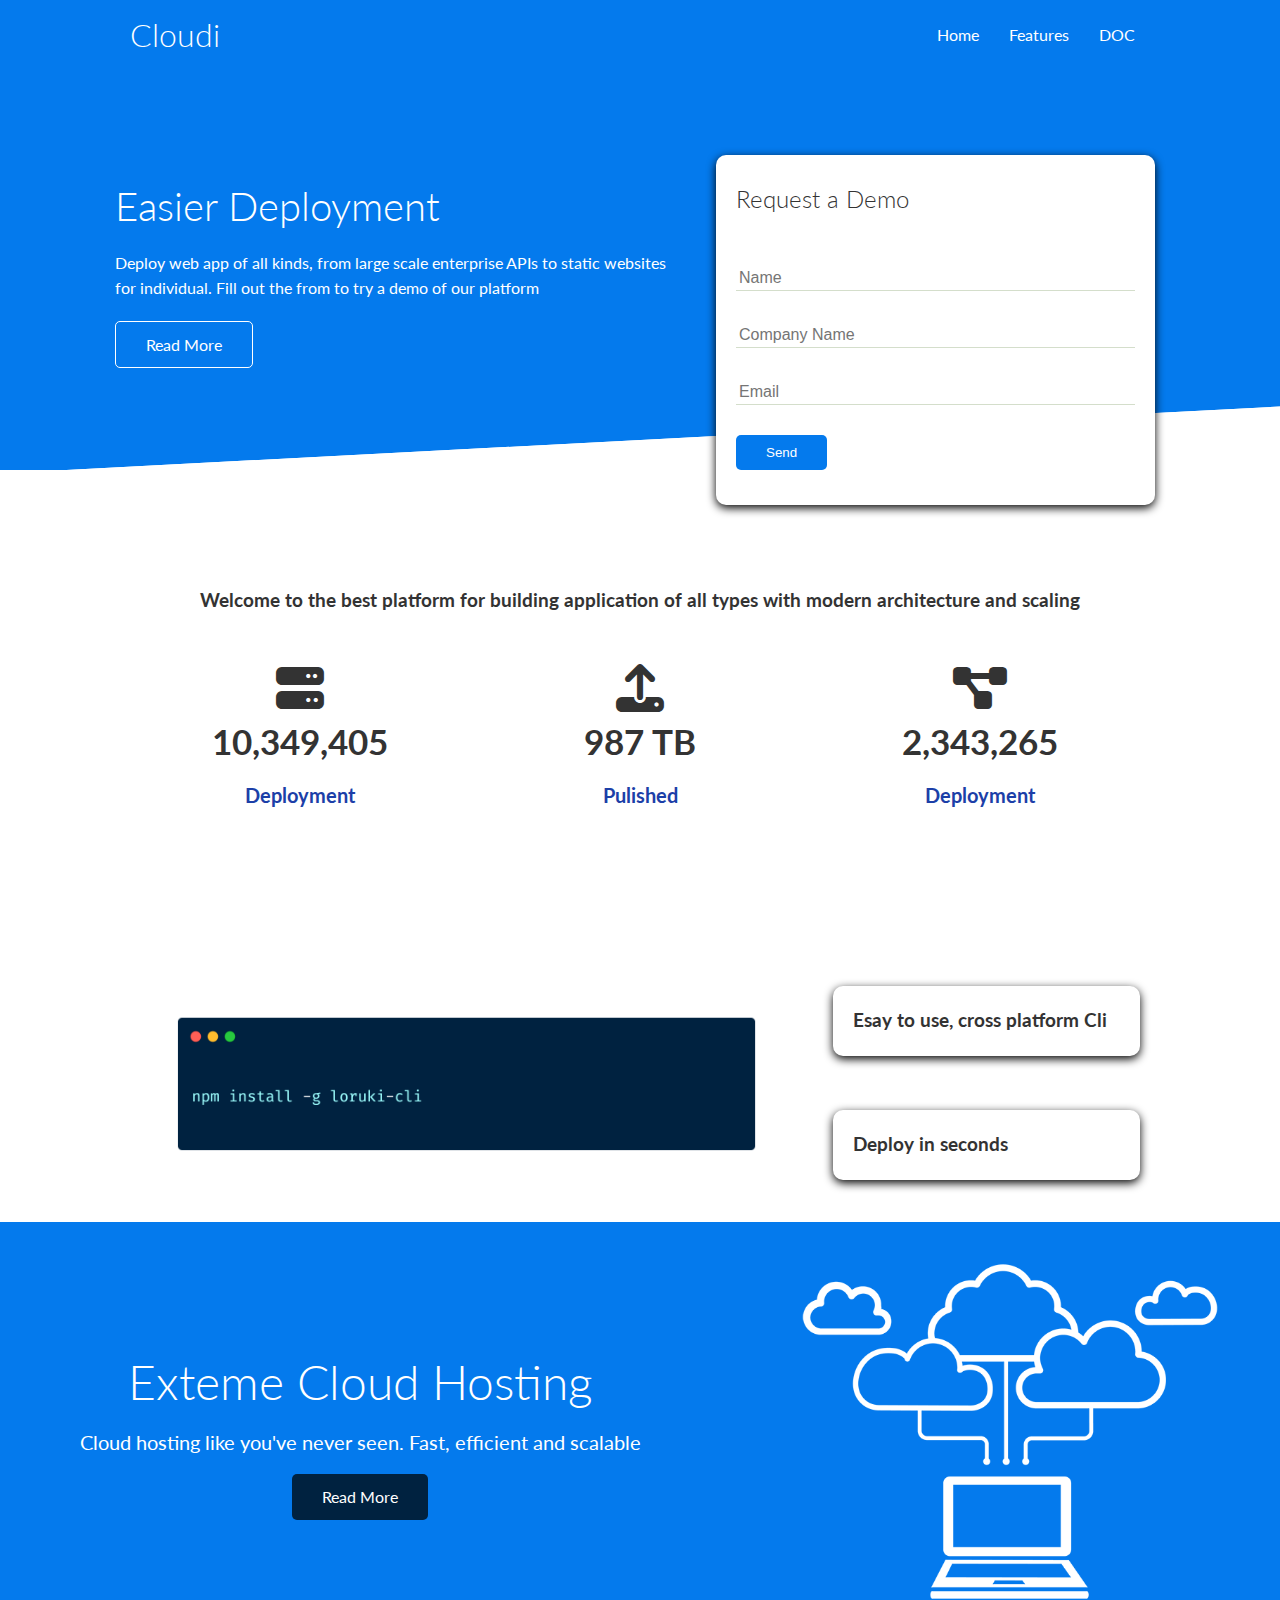
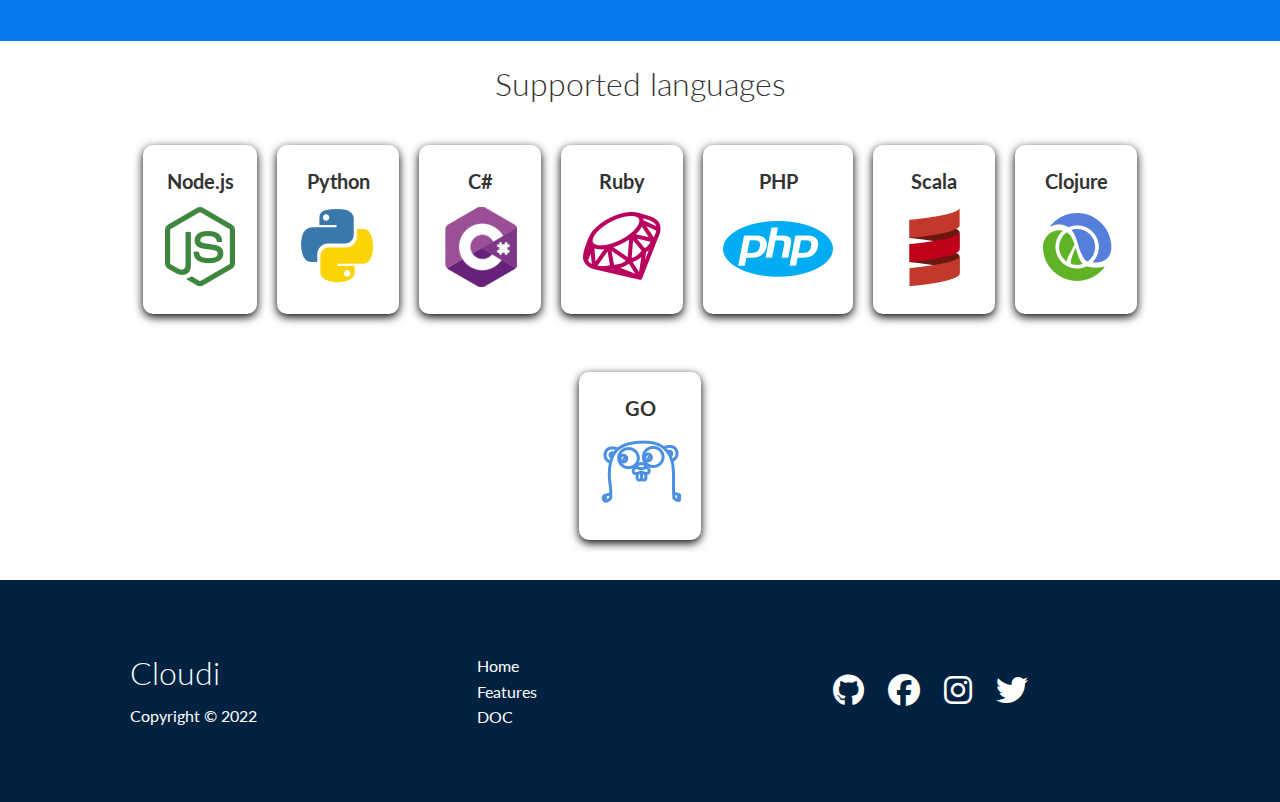
<file: index.html>
<!DOCTYPE html>
<html lang="en">
<head>
    <meta charset="UTF-8">
    <meta http-equiv="X-UA-Compatible" content="IE=edge">
    <meta name="viewport" content="width=device-width, initial-scale=1.0">
    <link rel="stylesheet" href="https://cdnjs.cloudflare.com/ajax/libs/font-awesome/6.2.0/css/all.min.css">
    <title> Cloudi |  Cloud Hosting For everyone</title>
    <link rel="stylesheet" href="style.css">
</head>
<body>
    <!-- navbar -->
    <div class="navbar">
        <div class="container flex">
            <h1 class="logo"> Cloudi</h1>
            <nav>
                <ul>
                    <li><a href="index.html">Home</a></li>
                    <li><a href="features.html">Features</a></li>
                    <li><a href="docs.html">DOC</a></li>
                </ul>
            </nav>
        </div>
    </div>
    <!-- showe case -->
    <section class="showcase">
<div class="container grid">
<div class="showcase-text">
<h1>Easier Deployment</h1>
<p>Deploy web app of all kinds, from large scale enterprise
    APIs to static websites for individual. Fill out the 
    from  to try a demo of our platform
</p>
<a href="features.html" class="btn btn-outline">Read More </a>
</div>
<div class="showcase-form card">
    <h2>Request a Demo</h2>
    <form name="contact" method="POST"   netlify-honeypot="bot-field" data-netlify="true" >
        <input type="hidden" name="form-name" value="contact">
        <p class="hidden">
            <label>
              Don’t fill this out if you’re human: <input name="bot-field" />
            </label>
          </p>
        <div class="form-control">
            <input type="text" name="name" placeholder="Name" required>
        </div>

        <div class="form-control">
            <input type="text" name="company" placeholder="Company Name" required> 
        </div>
        <div class="form-control">
            <input type="email" name="email" placeholder="Email" required>
        </div>
        <input type="submit" value="Send" class="btn btn-primary">
    </form>
</div>
</div>
    </section>
    <!-- stats -->
    <section class="stats">
<div class="container">
    <h3 class="sata-heading text-center my-1">
        Welcome to the best platform for building application of all 
        types with modern architecture and scaling 
    </h3>
    <div class="grid grid-3 text-center my-4">
        <div>
            <i class="fas fa-server fa-3x"></i>
        <h3>10,349,405</h3>
        <p class="text-secondary">Deployment</p>
        </div>
        <div> <i class="fas fa-upload fa-3x"></i>
            <h3>987 TB</h3>
            <p class="text-secondary">Pulished</p></div>
            <div> <i class="fas fa-project-diagram fa-3x"></i>
                <h3>2,343,265</h3>
                <p class="text-secondary">Deployment</p></div>
    </div>
</div>
    </section>
    <!-- Cli -->
    <section class="cli">
        <div class="container grid">
<img src="img/cli.png" alt="">
<div class="card">
    <h3>Esay to use, cross platform Cli</h3>
</div>
<div class="card">
    <h3>Deploy in seconds</h3>
</div>
        </div>
    </section>
    <!-- Cloud -->
    <section class="cloud bg-primary my-2 py-2">
<div class="comtainer grid">
    <div class="text-center">
        <h2 class="lg">Exteme Cloud Hosting</h2>
        <p class="lead my-1"> Cloud hosting like you've never seen. Fast, efficient and scalable</p>
        <a href="features.html" class="btn btn-dark">Read More</a>
       
    </div>
    <img src="img/cloud.png" alt="">
</div>
    </section>
    <!-- languages  -->
    <section class="languages">
        <h2 class="md text-center my-2">
            Supported languages
        </h2>
        <div class="container flex">
            <div class="card">
                <h4>Node.js</h4>
                <img src="img/logo/node.png" alt="">
            </div>
            <div class="card">
                <h4>Python</h4>
                <img src="img/logo/python.png" alt="">

            </div>
            <div class="card">
                <h4>C#</h4>
                <img src="img/logo/csharp.png" alt="">
            </div>
            <div class="card">
                <h4>Ruby</h4>
                <img src="img/logo/ruby.png" alt="">
            </div>
            <div class="card">
                <h4>PHP</h4>
                <img src="img/logo/php.png" alt="">

            </div>
            <div class="card">
                <h4>Scala</h4>
                <img src="img/logo/scala.png" alt="">
            </div>
            <div class="card">
                <h4>Clojure</h4>
                <img src="img/logo/clojure.png" alt="">
            </div>
            <div class="card">
                <h4>GO</h4>
                <img src="img/logo/go.png" alt="">
            </div>
        </div>
    </section>
    <!-- Footer -->
    <footer class="footer bg-dark py-5">
        <div class="container grid grid-3">
            <div>
                <h1>Cloudi</h1>
                <p>Copyright &copy; 2022</p>
            </div>
            <nav>
                <ul>
                    <li><a href="index.html">Home</a></li>
                    <li><a href="features.html">Features</a></li>
                    <li><a href="docs.html">DOC</a></li>
                </ul>
            </nav>
            <div class="social">
                <a href="#"><i class="fab fa-github fa-2x"></i></a>
                <a href="#"><i class="fab fa-facebook fa-2x"></i></a>
                <a href="#"><i class="fab fa-instagram fa-2x"></i></a>
                <a href="#"><i class="fab fa-twitter fa-2x"></i></a>
            </div>
        </div>
    </footer>
</body>
</html>
</file>
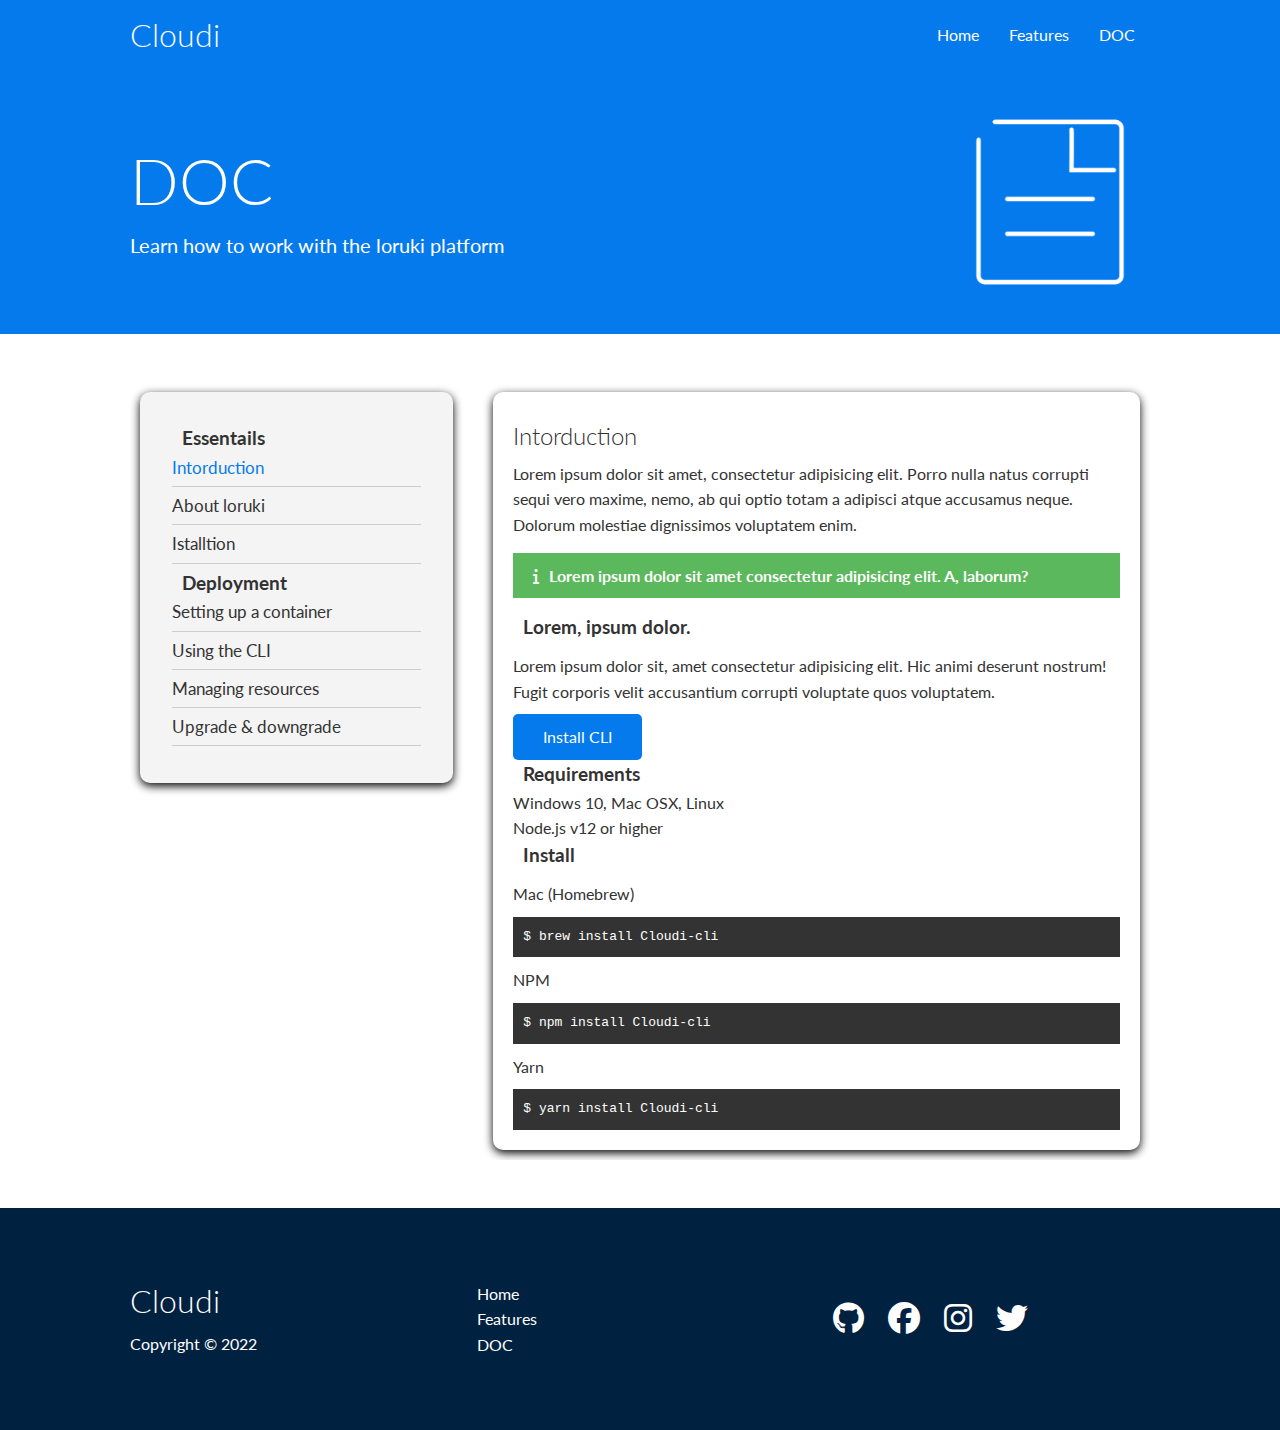
<file: docs.html>
<!DOCTYPE html>
<html lang="en">
<head>
    <meta charset="UTF-8">
    <meta http-equiv="X-UA-Compatible" content="IE=edge">
    <meta name="viewport" content="width=device-width, initial-scale=1.0">
    <title>Cloudi |  Cloud Hosting For everyone</title>
    <link rel="stylesheet" href="style.css">
    <link rel="stylesheet" href="https://cdnjs.cloudflare.com/ajax/libs/font-awesome/6.2.0/css/all.min.css">
</head>
<body>
     <!-- navbar -->
     <div class="navbar">
        <div class="container flex">
            <h1 class="logo"> Cloudi </h1>
            <nav>
                <ul>
                    <li><a href="index.html">Home</a></li>
                    <li><a href="features.html">Features</a></li>
                    <li><a href="docs.html">DOC</a></li>
                </ul>
            </nav>
        </div>
    </div>

    <section class="docs-head bg-primary py-3">
        <div class="container grid ">
            <div>
                <h1 class="xl">DOC</h1>
                <p class="lead">
                    Learn how to work with the loruki platform
                </p>
            </div>
            <img src="img/docs.png" alt="">
        </div>
    </section>

    <!-- docs main -->
    <section class="docs-main my-4">
        <div class="container grid">
            <div class="card bg-light p-3">
                <h3 class="my-2">Essentails</h3>
                <nav>
                    <ul>
                        <li><a class="text-primary" href="#">Intorduction</a></li>
                        <li><a href="#">About loruki</a></li>
                        <li><a href="#">Istalltion</a></li>
                    
                    </ul>
                </nav>

                <h3 class="my-2">Deployment</h3>
                <nav>
                    <ul>
                        <li><a href="#">Setting up a container</a></li>
							<li><a href="#">Using the CLI</a></li>
							<li><a href="#">Managing resources</a></li>
							<li><a href="#">Upgrade & downgrade</a></li>
                    </ul>
                </nav>
            </div>
            <div class="card">
                <h2>Intorduction</h2>
                <p>Lorem ipsum dolor sit amet, consectetur adipisicing elit. Porro nulla natus corrupti sequi vero maxime, nemo, ab qui optio totam a adipisci atque accusamus neque. Dolorum molestiae dignissimos voluptatem enim.</p>
            <div class="alert alert-success">
                <i class="fas fa-info"></i>Lorem ipsum dolor sit amet consectetur adipisicing elit. A, laborum?
            </div>
            <h3>Lorem, ipsum dolor.</h3>
            <p>Lorem ipsum dolor sit, amet consectetur adipisicing elit. Hic animi deserunt nostrum! Fugit corporis velit accusantium corrupti voluptate quos voluptatem.</p>
            <a href="#" class="btn btn-primary">Install CLI</a>
            <h3>Requirements </h3>
            <ul>
                <li>Windows 10, Mac OSX, Linux</li>
                <li>Node.js v12 or higher </li>
            </ul>
            <h3>Install</h3>
            <p>Mac (Homebrew)</p>
            <pre><code>$ brew install Cloudi-cli</code></pre>
            <p>NPM</p>
            <pre><code>$ npm install Cloudi-cli</code></pre>
            <p>Yarn</p>
            <pre><code>$ yarn install Cloudi-cli</code></pre>
        </div>
        </div>
    </section>
        <!-- Footer -->
        <footer class="footer bg-dark py-5">
            <div class="container grid grid-3">
                <div>
                    <h1>Cloudi</h1>
                    <p>Copyright &copy; 2022</p>
                </div>
                <nav>
                    <ul>
                        <li><a href="index.html">Home</a></li>
                        <li><a href="features.html">Features</a></li>
                        <li><a href="docs.html">DOC</a></li>
                    </ul>
                </nav>
                
                
                <div class="social">
                    <a href="#"><i class="fab fa-github fa-2x"></i></a>
                    <a href="#"><i class="fab fa-facebook fa-2x"></i></a>
                    <a href="#"><i class="fab fa-instagram fa-2x"></i></a>
                    <a href="#"><i class="fab fa-twitter fa-2x"></i></a>
                </div>
            </div>
        </footer>
</body>
</html>
</file>
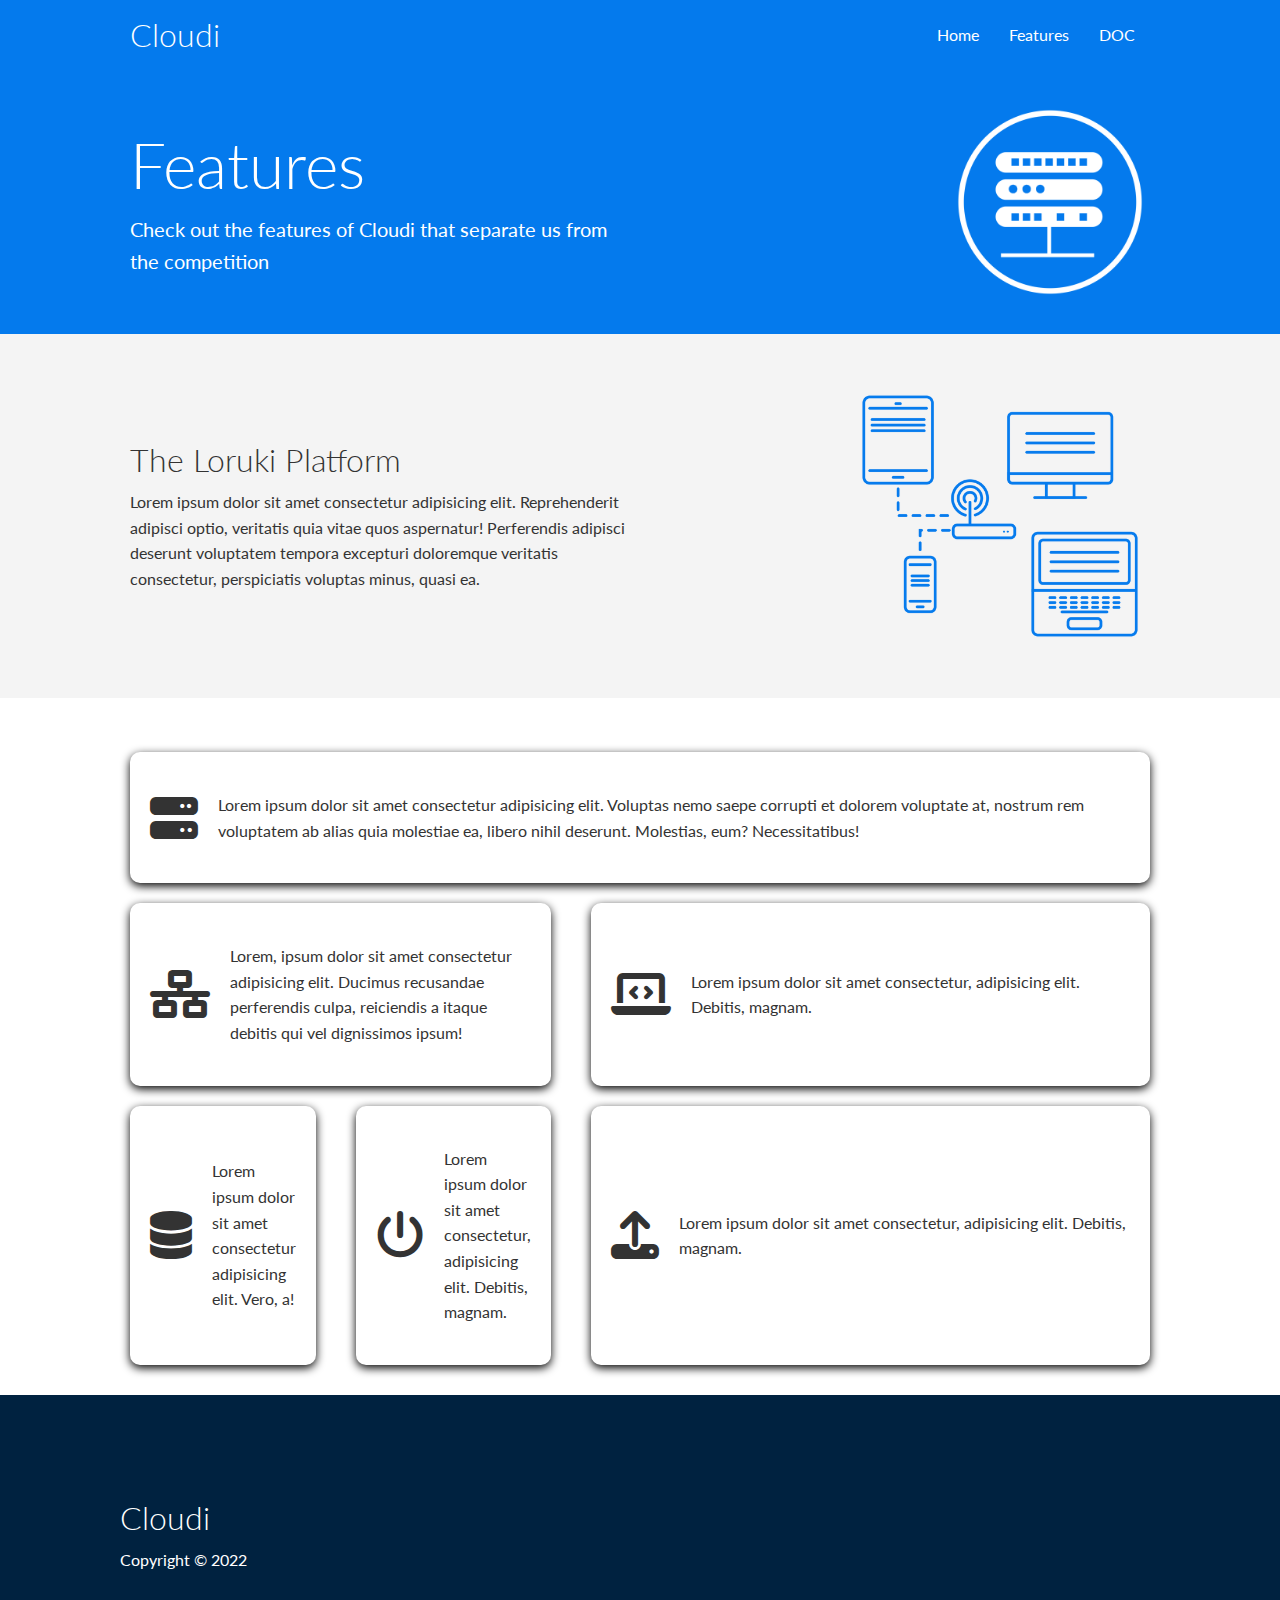
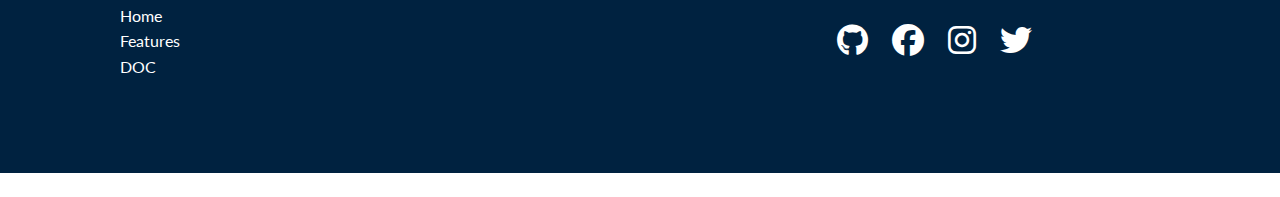
<file: features.html>
<!DOCTYPE html>
<html lang="en">
<head>
    <meta charset="UTF-8">
    <meta http-equiv="X-UA-Compatible" content="IE=edge">
    <meta name="viewport" content="width=device-width, initial-scale=1.0">
    <title>Cloudi |  Cloud Hosting For everyone</title>
    <link rel="stylesheet" href="style.css">
    <link rel="stylesheet" href="https://cdnjs.cloudflare.com/ajax/libs/font-awesome/6.2.0/css/all.min.css">
</head>
<body>
     <!-- navbar -->
     <div class="navbar">
        <div class="container flex">
            <h1 class="logo"> Cloudi</h1>
            <nav>
                <ul>
                    <li><a href="index.html">Home</a></li>
                    <li><a href="features.html">Features</a></li>
                    <li><a href="docs.html">DOC</a></li>
                </ul>
            </nav>
        </div>
    </div>
<!-- head -->
<section class="features-head bg-primary py-3">
    <div class="container grid ">
        <div>
            <h1 class="xl">Features</h1>
            <p class="lead">
                Check out the features of Cloudi that separate us from the competition 
            </p>
        </div>
        <img src="img/server.png" alt="">
    </div>
</section>
<!-- sub head -->
<section class="features-sub-head bg-light py-3">
    <div class="container grid">
        <div>
            <h1 class="md">The Loruki Platform</h1>
            <p>
                Lorem ipsum dolor sit amet consectetur adipisicing elit. Reprehenderit adipisci optio, veritatis quia vitae quos aspernatur! Perferendis adipisci deserunt voluptatem tempora excepturi doloremque veritatis consectetur, perspiciatis voluptas minus, quasi ea.
            </p>
        </div>
        <img src="img/server2.png" alt="">
    </div>
</section>
<section class="features-main my-2">
    <div class="container grid ">
        <div class="card flex">
            <i class="fas fa-server fa-3x"></i>
            <p>Lorem ipsum dolor sit amet consectetur adipisicing elit. Voluptas nemo saepe corrupti et dolorem voluptate at, nostrum rem voluptatem ab alias quia molestiae ea, libero nihil deserunt. Molestias, eum? Necessitatibus!</p>
        </div>
        <div class="card flex">
            <i class="fas fa-network-wired fa-3x"></i>
            <p>
                Lorem, ipsum dolor sit amet consectetur adipisicing elit. Ducimus
                recusandae perferendis culpa, reiciendis a itaque debitis qui vel
                dignissimos ipsum!
            </p>
        </div>
        <div class="card flex">
            <i class="fas fa-laptop-code fa-3x"></i>
            <p>
                Lorem ipsum dolor sit amet consectetur, adipisicing elit. Debitis,
                magnam.
            </p>
        </div>
        <div class="card flex">
            <i class="fas fa-database fa-3x"></i>
            <p>
                Lorem ipsum dolor sit amet consectetur adipisicing elit. Vero, a!
            </p>
        </div>
        <div class="card flex">
            <i class="fas fa-power-off fa-3x"></i>
            <p>
                Lorem ipsum dolor sit amet consectetur, adipisicing elit. Debitis,
                magnam.
            </p>
        </div>
        <div class="card flex">
            <i class="fas fa-upload fa-3x"></i>
            <p>
                Lorem ipsum dolor sit amet consectetur, adipisicing elit. Debitis,
                magnam.
            </p>
        </div>
    </div>



        <!-- Footer -->
        <footer class="footer bg-dark py-5">
            <div class="container grid grid-3">
                <div>
                    <h1>Cloudi</h1>
                    <p>Copyright &copy; 2022</p>
                </div>
                <nav>
                    <ul>
                        <li><a href="index.html">Home</a></li>
                        <li><a href="features.html">Features</a></li>
                        <li><a href="docs.html">DOC</a></li>
                    </ul>
                </nav>
                <div class="social">
                    <a href="#"><i class="fab fa-github fa-2x"></i></a>
                    <a href="#"><i class="fab fa-facebook fa-2x"></i></a>
                    <a href="#"><i class="fab fa-instagram fa-2x"></i></a>
                    <a href="#"><i class="fab fa-twitter fa-2x"></i></a>
                </div>
            </div>
        </footer>
</body>
</html>
</file>
<file: style.css>
@import url('https://fonts.googleapis.com/css2?family=Lato:wght@300&display=swap');

:root{
 --primary-color: #047aed;
 --secondary-color: #1c3fa8;
 --dark-color: #002240;
 --light-color: #f4f4f4;
--success-color:#5cb85c;
--error-color:#d9534f;



}
*{
    box-sizing: border-box;
    padding: 0;
    margin: 0;
}
body{
    font-family: 'Lato', sans-serif;
    color: #333;
    line-height: 1.6;

}
ul{
    list-style-type: none;
}
a{
    text-decoration: none;
    color: #333;
}
h1,h2{
    font-weight: 300;
    line-height: 1.2;
    margin: 10px 0;
}
p{
    margin: 10px 0;
    
}
img{
    width: 100%;
}
/* navbar */
.navbar{
    background-color: var(--primary-color);
    color: #fff;
    height: 70px;

}
.navbar ul{
    display: flex;

}
.navbar a{
    color: #fff;
    padding: 10px;
    margin: 0 5px;
}
.navbar a:hover{
    border-bottom: 2px #fff solid;
}
.navbar .flex{
    justify-content: space-between;
}
/* showcase */
.showcase{
    height: 400px;
    background-color: var(--primary-color);
    color: #fff;
    position: relative;
}
.showcase h1{
    font-size: 40px;
}
.showcase p{
    margin: 20px 0;
}
 .showcase .grid{
    overflow: visible;
    grid-template-columns: 55% 45%;
    gap: 30px;

}
.showcase-text{
    animation: slideInFromLeft 1s ease-in;
}
.showcase-form{
    position: relative;
    top: 60px;
    height: 350px;
    width: 0 40px;
    padding: 40px;
    z-index: 100;
    /* justify-self: flex-end; */
    animation: slideInFromRight 1s ease-in;

}
.showcase-form .form-control{
    margin: 30px 0;
}
.showcase-form input[type=text], .showcase-form input[type=email]{
border: 0;
border-bottom: 1px solid #d4decb;
width: 100%;
padding: 3px;
font-size: 16px;

}
.showcase input:focus{
    outline: none;
}
.showcase::before, .showcase::after{
content: '';
position: absolute;
height: 100px;
bottom: -70px;
right: 0;
left: 0;
background: #fff;
-webkit-transform: skewY(-3deg);
-moz-transform: skewY(-3deg);
-ms-transform: skewY(-3deg);
}
/* stats */
.stats{
    padding: 100px;
    animation: slideInFromBottom 1s ease-in;

}

.stats-heading{
max-width: 500px;
margin: auto;
}

.stats .grid h3{
    font-size: 35px;
}
.stats .grid p{
    font-size: 20px;
    font-weight: bold;
}

/* utilities */
.container{
    max-width: 1100px;
    margin: 0 auto;
    overflow: auto;
    padding: 0 40px;
}
.card{
    background-color: #fff;
    color: #333;
    border-radius: 10px;
    box-shadow: 0 3px 10px rgb(0, 0, 0.2);
    padding: 20px;
    margin: 10px;
}
.btn{
    display: inline-block;
    padding: 10px 30px;
    cursor: pointer;
    background: var(--primary-color);
    color: #fff;
    border: none;
    border-radius: 5px;
}
.btn-outline{
    background-color: transparent;
    border: 1px solid #fff;
}
.btn:hover{
    transform: scale(0.98);
}
 /* background &  color buttons*/
 .bg-primary, .btn-primary{
    background-color: var(--primary-color);
    color: #fff
    ;
    }
    .bg-secondary, .btn-secondary{
        background-color: var(--secondary-color);
        color: #fff
        ;
        }
        .bg-dark, .btn-dark{
            background-color: var(--dark-color);
            color: #fff
            ;
            }
            .bg-light, .btn-light{
                background-color: var(--light-color);
                color: #333
                ;
                } 
                .bg-primary a,
.btn-primary a,
.bg-secondary a,
.btn-secondary a,
.bg-dark a,
.btn-dark a {
  color: #fff;
}
/* text colors */
.text-primary{
    color: var(--primary-color);
    
    ;
    }
    .text-secondary{
       color: var(--secondary-color);
      
        ;
        }
        .text-dark{
           color: var(--dark-color);
          
            }
            .text-light{
              color: var(--light-color);
               
                } 


    /* text sizes             */
    .lead{
        font-size: 20px;
    }
    .sm{
        font-size: 1rem;
    }
    .md{
        font-size: 2rem;
    }
    .lg{
        font-size: 3rem;
    }
    .xl{
        font-size: 4rem;
    }
.text-center{
    text-align: center;
}

/* alert */
.alert {
    background-color: var(--light-color);
    padding: 10px 20px;
    font-weight: bold;
    margin: 15px 0;
}
.alert i {
    margin-right: 10px;
}
.alert-success{
background-color: var(--success-color);
color: #fff;
}
.alert-error{
    background-color: var(--error-color);
    color: #fff;
}


.flex{
    display: flex;
    justify-content: center;
    align-items: center;
    height: 100%;
}
 .grid{
    display: grid;
    grid-template-columns: repeat(2 ,1fr);
    gap: 20px;
    justify-content: center;
    align-items: center;
    height: 100%;
 }
 .grid-3{
    grid-template-columns: repeat(3, 1fr);
 }

 /* margin */
 .my-1{
    margin: 1rem 0;
 }
.my-2{
    margin: 1.5rem 0;

}
.my-3{
    margin: 2rem 0;

}
.my-4{
    margin: 3rem 0;

}
.my-5{
    margin: 4rem 0;

}
.m-1{
    margin: 1rem ;
 }
.m-2{
    margin: 1.5rem ;

}
.m-3{
    margin: 2rem ;

}
.m-4{
    margin: 3rem ;

}
.m-5{
    margin: 4rem ;

}
 /* padding */
 .py-1{
    padding: 1rem 0;
 }
.py-2{
    padding: 1.5rem 0;

}
.py-3{
    padding: 2rem 0;

}
.py-4{
    padding: 3rem 0;

}
.py-5{
    padding: 4rem 0;

}
.p-1{
    padding: 1rem ;
 }
.p-2{
    padding: 1.5rem ;

}
.p-3{
    padding: 2rem ;

}
.p-4{
    padding: 3rem ;

}
.p-5{
    padding: 4rem ;

}

/* Cli */
.cli .grid{
    grid-template-columns: repeat(3, 1fr);
    grid-template-rows: repeat(2, 1fr);
}
.cli .grid > *:first-child{
    grid-column: 1 / span 2;
    grid-row:  1 / span 2;
}

/* cloud */
.cloud .grid{
    grid-template-columns: 4fr 3fr;
}
/* languages */
.languages .flex{
    flex-wrap: wrap;
}

.languages .card{
text-align: center;
margin: 18px 10px 40px;
transition: transform 0.2s ease-in;
}
.languages .card h4 {

    font-size: 20px;
    margin-bottom: 10px;
}
.languages .card:hover{
    transform: translateY(-15px);
}
/* features */
.features-head img {
    width: 200px;
    justify-self: flex-end;
}
.features-sub-head img {
    width: 300px;
    justify-self: flex-end;
}

.features-main .card > i{
    margin-right: 20px;

}

.features-main .grid{
    padding: 30px;

}
.features-main .grid > *:first-child{
    grid-column: 1 / span 3;
    
}
.features-main .grid > *:nth-child(2){
    grid-column: 1 / span 2;
    
}
/* docs */
.docs-head img {
    width: 200px;
    justify-self: flex-end;
}
.docs-main h3{
    margin: 0 10px;
}
.docs-main .grid{
    grid-template-columns: 1fr 2fr;
    align-items: flex-start;
}
.docs-main nav li{
    font-size: 17px;
    padding-bottom: 5px;
    margin-bottom: 5px;
    border-bottom: 1px #ccc solid;
}
.docs-main a:hover{
    font-weight: bold;
}

.code, pre{
    background-color: #333;
    color: #fff;
    padding: 10px;
}
.hidden {
    visibility: hidden;
    height: 0;
  }

/* footer */
 .footer .social a{
    margin: 0 10px;
 }
/* animations */
@keyframes slideInFromLeft{
    0% {
        transform: translateX(-100%);
    }
    100%{
        transform: translateX(0);
    }
    
}
@keyframes slideInFromRight{
    0% {
        transform: translateX(100%);
    }
    100%{
        transform: translateX(0);
    }
    
}
@keyframes slideInFromTop{
    0% {
        transform: translateY(-100%);
    }
    100%{
        transform: translateY(0);
    }
    
}
@keyframes slideInFromBottom{
    0% {
        transform: translateY(100%);
    }
    100%{
        transform: translateY(0);
    }
    
}

  /* tablets & under */
@media(max-width: 768px){
    .grid, .showcase .grid, .stats .grid, .cli .grid, .cloud.grid,.features-main .grid, .docs-main .grid {
        grid-template-columns: 1fr;
        grid-template-rows: 1fr;
    }
    .showcase{
        height: auto;
    }
    .showcase-text{
        text-align: center;
        margin-top: 40px;
        animation: slideInFromTop 1s ease-in;

    }
    .showcase-form{
        justify-self: center;
        margin: auto;
        animation: slideInFromBottom 1s ease-in;
    }
    .cli .grid > *:first-child{
        grid-column: 1 ;
        grid-row:  1 ;
    }
    .features-head, .features-sub-head, .docs-head{
        text-align: center;
    }
    .features-head img, .features-sub-head img, .docs-head img{
        text-align: center;
        justify-self: center;
    }
    .features-main .grid > *:first-child, 
    .features-main .grid > *:nth-child(2){
        grid-column: 1;
    }

}
  /* mobile */
  @media(max-width: 500px){
    .navbar{
        height: 110px;
    }

.navbar .flex{
    flex-direction: column;
}
.navbar ul{
    padding: 10px;
    background-color: rgba(0, 0, 0, 0.1);
}

  }
</file>
